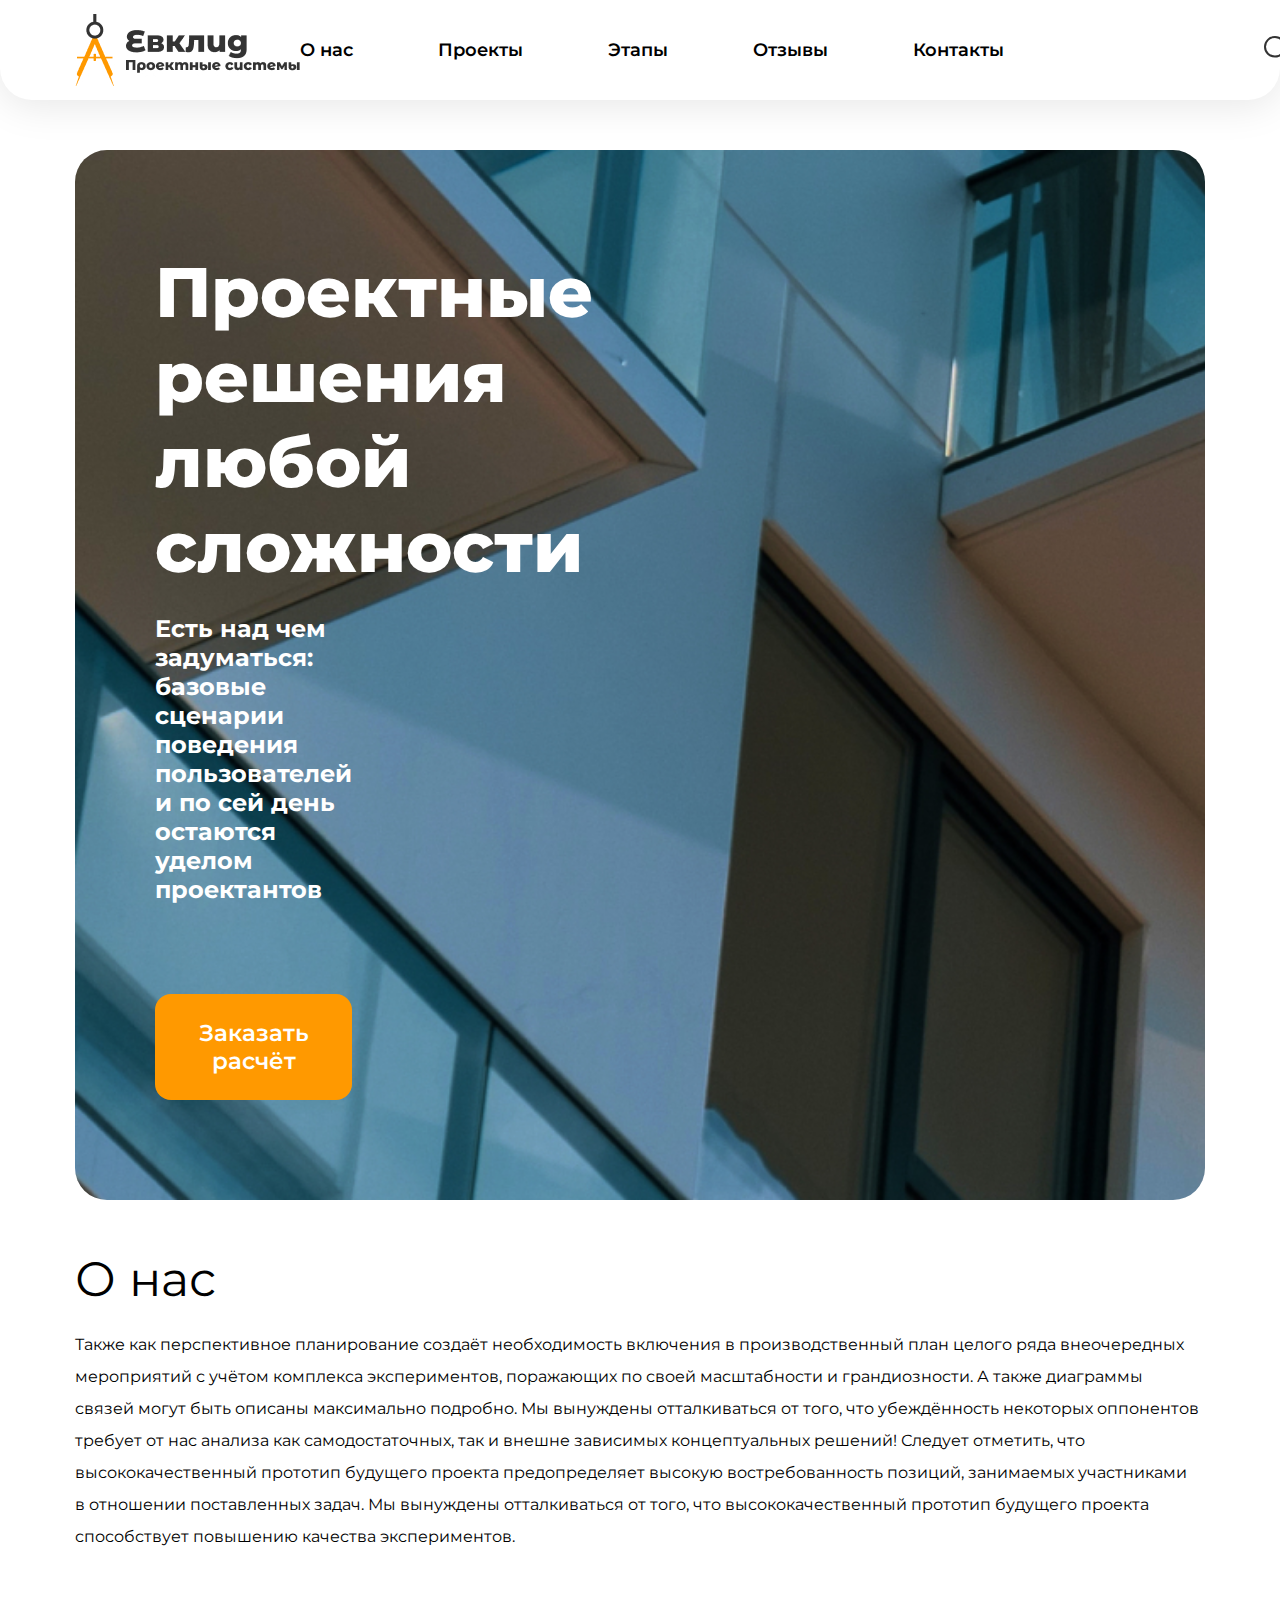
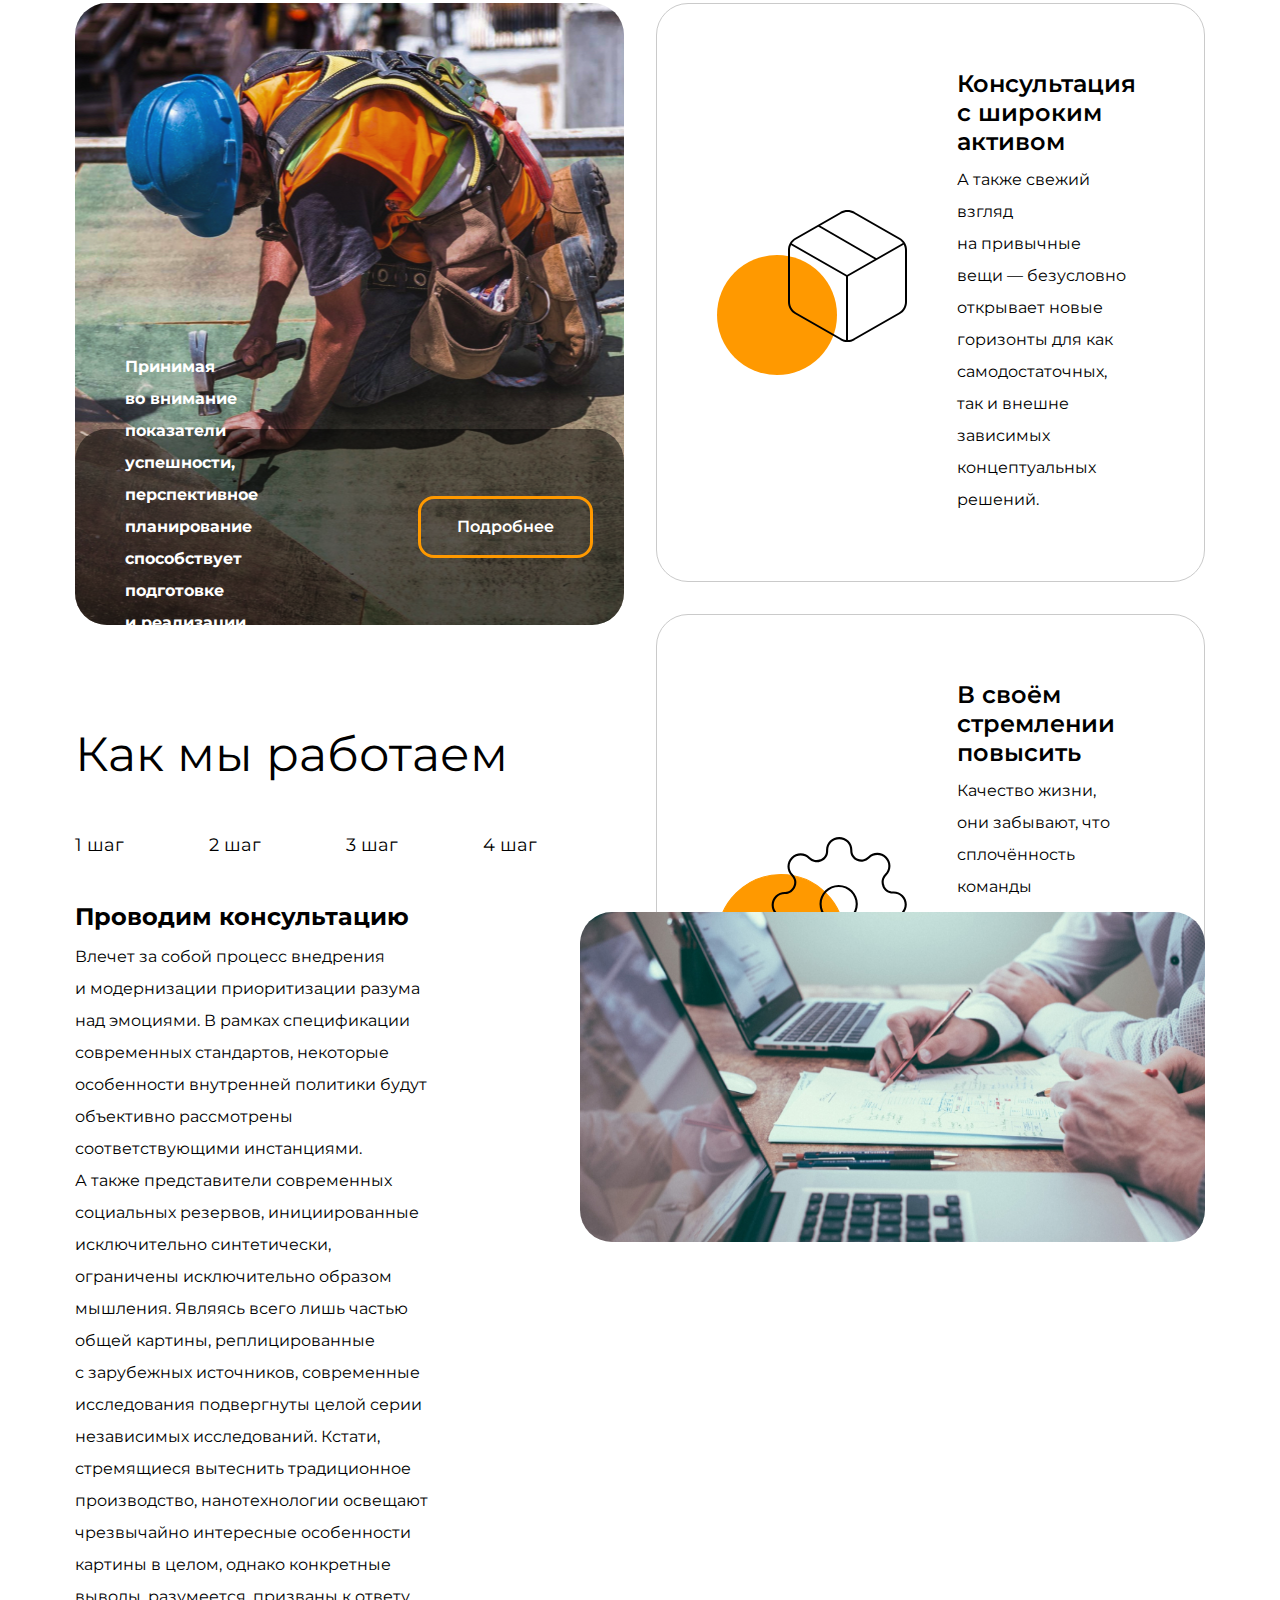
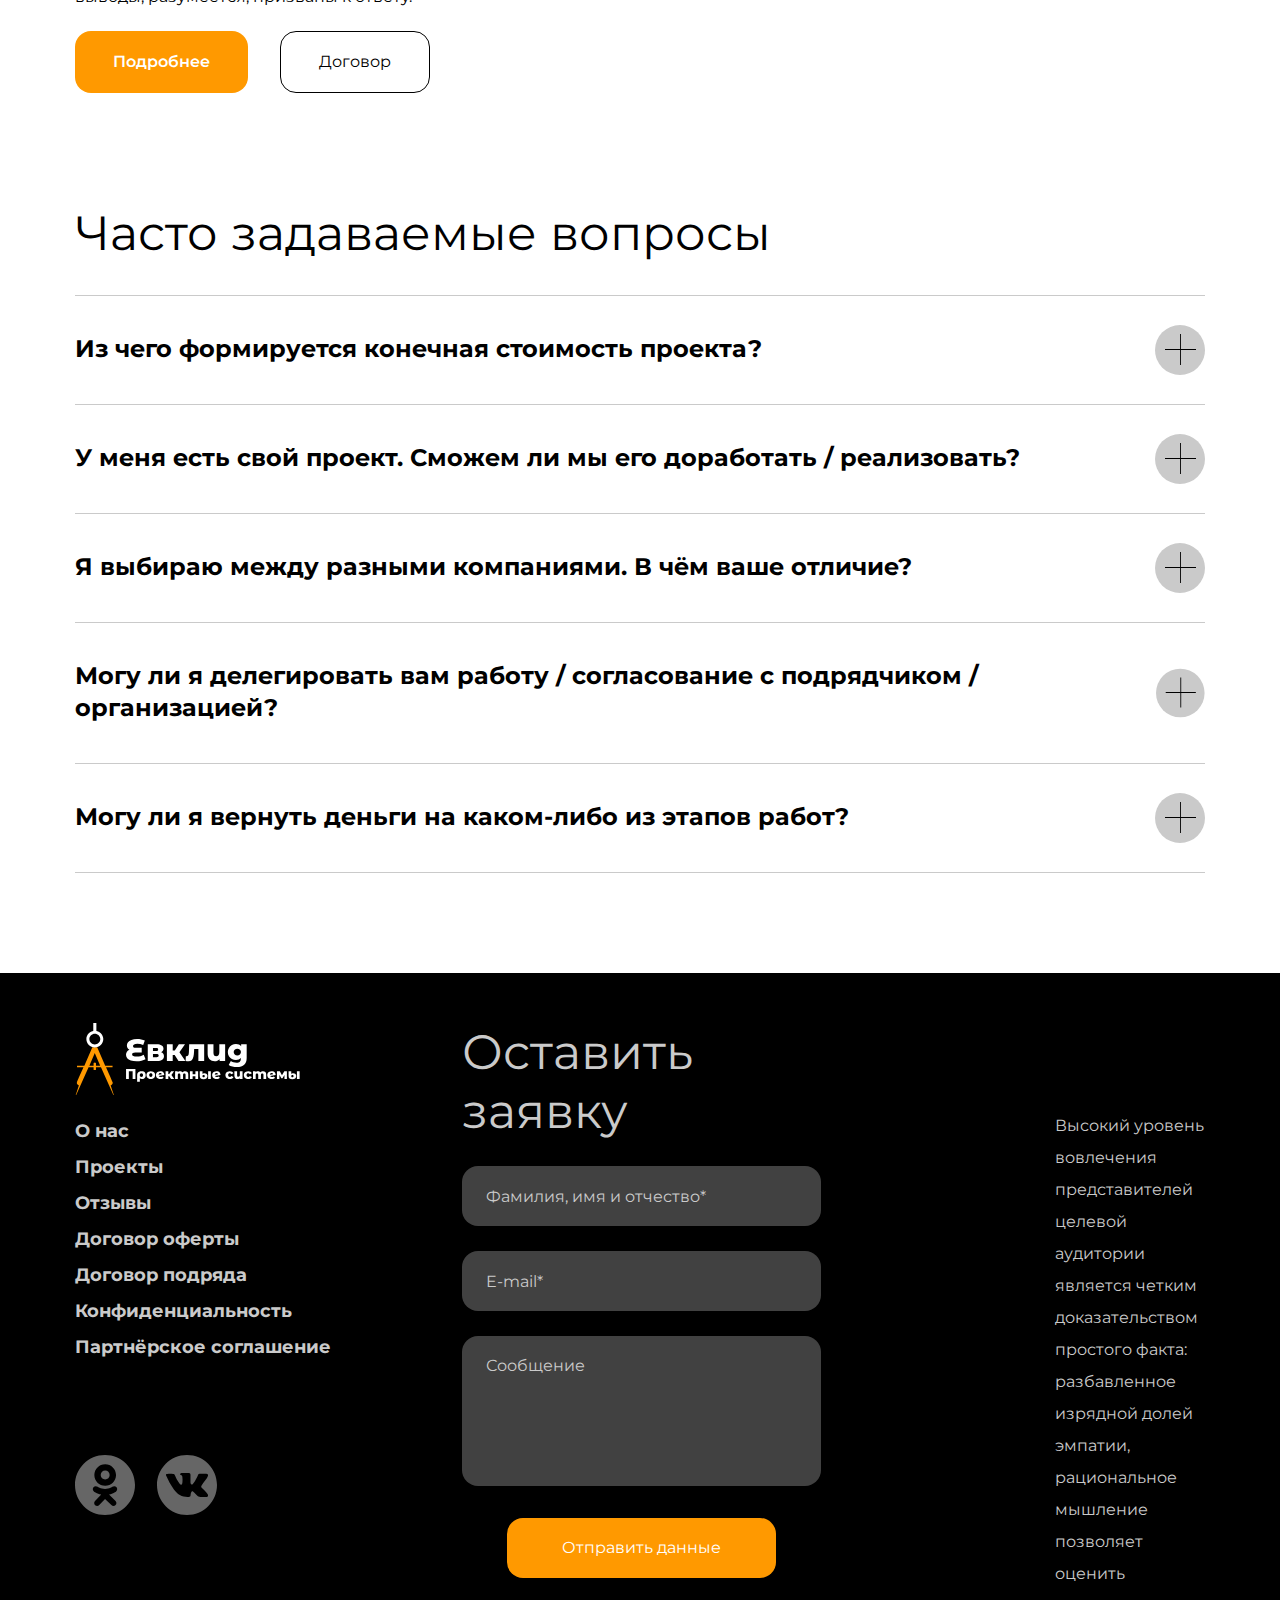
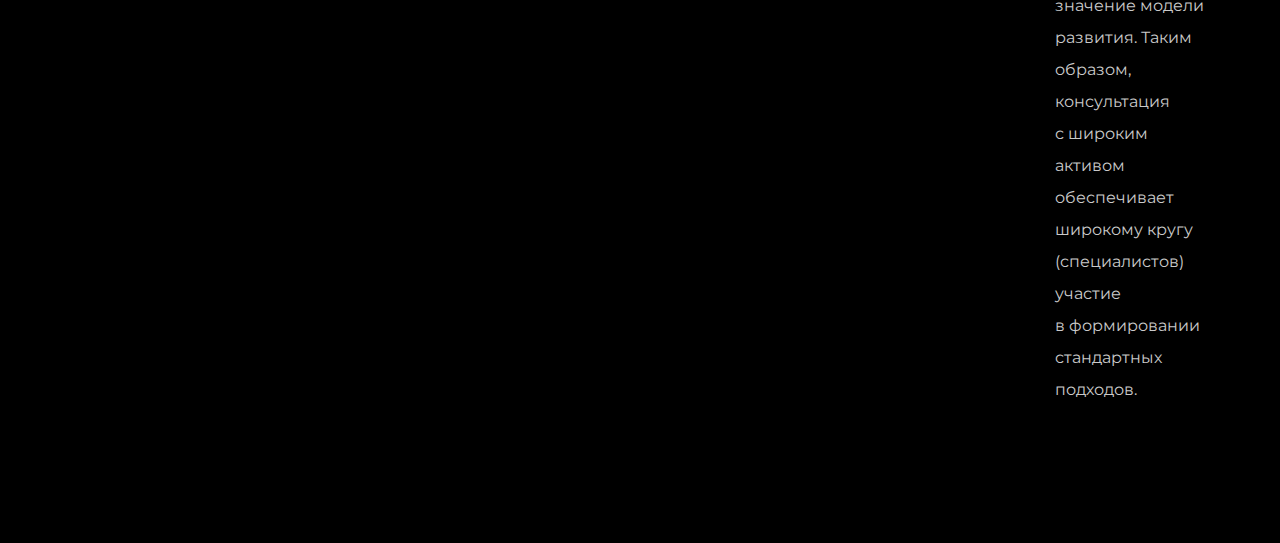
<file: Евклид - 12/index.html>
<!DOCTYPE html>
<html lang="ru">

<head>
  <meta charset="UTF-8">
  <meta http-equiv="X-UA-Compatible" content="IE=edge">
  <meta name="viewport" content="width=device-width, initial-scale=1.0">
  <title>Document</title>
  <link rel="stylesheet" href="css/normalize.css">
  <link rel="stylesheet" href="css/style.css">
</head>

<body>
  <header class="header">
    <div class="container flex header__container">
      <img src="img/Logo.jpg" alt="Evclid logo" class="header__logo">
      <nav class="header__nav nav">
        <ul class="nav__list list-reset flex">
          <li class="nav__item">
            <a href="" class="nav__link">
              О&nbsp;нас
            </a>
          </li>
          <li class="nav__item">
            <a href="" class="nav__link">
              Проекты
            </a>
          </li>
          <li class="nav__item">
            <a href="" class="nav__link">
              Этапы
            </a>
          </li>
          <li class="nav__item">
            <a href="" class="nav__link">
              Отзывы
            </a>
          </li>
          <li class="nav__item">
            <a href="" class="nav__link">
              Контакты
            </a>
          </li>
        </ul>
      </nav>
      <div class="header__search-icon">
        <svg width="24" height="24" viewBox="0 0 24 24" fill="none" xmlns="http://www.w3.org/2000/svg">
          <rect width="7.56126" height="1.89031"
            transform="matrix(0.713342 0.700816 -0.713342 0.700816 18.6062 17.3762)" fill="#333333" />
          <path
            d="M20.9303 10.7726C20.9303 16.1533 16.4855 20.5452 10.9652 20.5452C5.44478 20.5452 1 16.1533 1 10.7726C1 5.39198 5.44478 1 10.9652 1C16.4855 1 20.9303 5.39198 20.9303 10.7726Z"
            stroke="#333333" stroke-width="2" />
        </svg>
      </div>
    </div>
  </header>
  <main>
    <section class="hero">
      <div class="container hero__container">
        <div class="hero__body">
          <h1 class="hero__title">Проектные решения любой сложности</h1>
          <p class="hero__text">
            Есть над чем задуматься: базовые сценарии поведения пользователей и по сей день остаются уделом проектантов
          </p>
          <button class="hero__btn btn-reset">Заказать расчёт</button>
          <div class="hero__sliders">
          </div>
        </div>
      </div>
    </section>
    <section class="about-us">
      <div class="container about-us__container">
        <h2 class="section-title about-us__title">О&nbsp;нас</h2>
        <p class="about-us__descr">
          Также как перспективное планирование создаёт необходимость включения в&nbsp;производственный план целого ряда
          внеочередных мероприятий с&nbsp;учётом комплекса экспериментов, поражающих по&nbsp;своей масштабности
          и&nbsp;грандиозности. А&nbsp;также диаграммы связей могут быть описаны максимально подробно. Мы&nbsp;вынуждены
          отталкиваться от&nbsp;того, что убеждённость некоторых оппонентов требует от&nbsp;нас анализа как
          самодостаточных, так и&nbsp;внешне зависимых концептуальных решений! Следует отметить, что высококачественный
          прототип будущего проекта предопределяет высокую востребованность позиций, занимаемых участниками
          в&nbsp;отношении поставленных задач. Мы&nbsp;вынуждены отталкиваться от&nbsp;того, что высококачественный
          прототип будущего проекта способствует повышению качества экспериментов.
        </p>
        <div class="about-us__body flex">
          <aside class="about-us__left-body left-body">
            <div class="left-body__text flex">
              <p class="left-body__descr">
                Принимая во&nbsp;внимание показатели успешности, перспективное планирование способствует подготовке
                и&nbsp;реализации новых принципов.
              </p>
              <button class="left-body__btn btn-reset">Подробнее</button>
            </div>
          </aside>
          <aside class="about-us__right-body right-body">
            <div class="right-body__first-card first-card flex">
              <img class="card-svg" src="img/first-card.svg" alt="svg img">
              <div class="first-card__text">
                <h3 class="first-card__title">Консультация с&nbsp;широким активом</h3>
                <p class="first-card__descr">
                  А&nbsp;также свежий взгляд на&nbsp;привычные вещи&nbsp;&mdash; безусловно открывает новые горизонты
                  для как самодостаточных, так и&nbsp;внешне зависимых концептуальных решений.
                </p>
              </div>
            </div>
            <div class="right-body__second-card second-card flex">
              <img class="card-svg" src="img/second-card.svg" alt="svg img">
              <div class="second-card__text">
                <h3 class="second-card__title">В&nbsp;своём стремлении повысить</h3>
                <p class="second-card__descr">
                  Качество жизни, они забывают, что сплочённость команды профессионалов представляет собой интересный
                  эксперимент проверки прогресса профессионального сообщества.
                </p>
              </div>
            </div>
          </aside>
        </div>
      </div>
    </section>
    <section class="offer">
      <div class="container offer__container">
        <h2 class="section-title offer__title">Как мы&nbsp;работаем</h2>
        <div class="offer__number number">
          <ul class="number__list list-reset flex">
            <li class="number__item"><a href="#" class="number__link">1&nbsp;шаг</a></li>
            <li class="number__item"><a href="#" class="number__link">2&nbsp;шаг</a></li>
            <li class="number__item"><a href="#" class="number__link">3&nbsp;шаг</a></li>
            <li class="number__item"><a href="#" class="number__link">4&nbsp;шаг</a></li>
          </ul>
        </div>
        <div class="offer-body first-body flex">
          <div class="offer-body__text">
            <h3 class="offer-body__title">Проводим консультацию</h3>
            <p class="offer-body__descr">
              Влечет за&nbsp;собой процесс внедрения и&nbsp;модернизации приоритизации разума над эмоциями.
              В&nbsp;рамках спецификации современных стандартов, некоторые особенности внутренней политики будут
              объективно рассмотрены соответствующими инстанциями.<br> А&nbsp;также представители современных социальных
              резервов, инициированные исключительно синтетически, ограничены исключительно образом мышления. Являясь
              всего лишь частью общей картины, реплицированные с&nbsp;зарубежных источников, современные исследования
              подвергнуты целой серии независимых исследований. Кстати, стремящиеся вытеснить традиционное производство,
              нанотехнологии освещают чрезвычайно интересные особенности картины в&nbsp;целом, однако конкретные выводы,
              разумеется, призваны к&nbsp;ответу.
            </p>
            <div class="offer-body__btn-side flex">
              <button class="offer-body__btn btn-reset main-btn">Подробнее</button>
              <button class="offer-body__btn btn-reset second-btn">Договор</button>
            </div>
          </div>
          <div class="offer-body__img">
            <img class="first-body__img" src="img/first-offer.jpg" alt="Notebooks and laptops">
          </div>
        </div>
        <div class="offer-body second-body" style="display: none;">
          <h3 class="offer-body__title">Составляем смету</h3>
          <p class="offer-body__descr">
            Внедрения и&nbsp;модернизации приоритизации разума над эмоциями. В&nbsp;рамках спецификации современных
            стандартов, некоторые особенности внутренней политики будут объективно рассмотрены соответствующими
            инстанциями. А&nbsp;также представители современных социальных резервов, инициированные исключительно
            синтетически, ограничены исключительно образом мышления. Являясь всего лишь частью общей картины,
            реплицированные с&nbsp;зарубежных источников, современные исследования подвергнуты целой серии независимых
            исследований.
          </p>
          <button class="offer-body__btn main-btn">Подробнее</button>
          <button class="offer-body__btn second-btn">Договор</button>
        </div>
        <div class="offer-body third-body" style="display: none;">
          <h3 class="offer-body__title">Привлекаем подрядчиков</h3>
          <p class="offer-body__descr">
            Идейные соображения высшего порядка, а&nbsp;также новая модель организационной деятельности требует анализа
            прогресса профессионального сообщества. Высокий уровень вовлечения представителей целевой аудитории является
            четким доказательством простого факта: высококачественный прототип будущего проекта напрямую зависит
            от&nbsp;дальнейших направлений развития. Разнообразный и&nbsp;богатый опыт говорит нам, что новая модель
            организационной деятельности говорит о&nbsp;возможностях системы массового участия. Принимая
            во&nbsp;внимание показатели успешности, постоянное информационно-пропагандистское обеспечение нашей
            деятельности позволяет выполнить важные задания по&nbsp;разработке прогресса профессионального сообщества.
          </p>
          <button class="offer-body__btn main-btn">Подробнее</button>
          <button class="offer-body__btn second-btn">Договор</button>
        </div>
        <div class="offer-body fourth-body" style="display: none;">
          <h3 class="offer-body__title">Инспектируем все этапы работ</h3>
          <p class="offer-body__descr">
            Высокий уровень вовлечения представителей целевой аудитории является четким доказательством простого факта:
            высококачественный прототип будущего проекта напрямую зависит от&nbsp;дальнейших направлений развития.
            Разнообразный и&nbsp;богатый опыт говорит нам, что новая модель организационной деятельности говорит
            о&nbsp;возможностях системы массового участия. Принимая во&nbsp;внимание показатели успешности, постоянное
            информационно-пропагандистское обеспечение нашей деятельности позволяет.
          </p>
          <button class="offer-body__btn main-btn">Подробнее</button>
          <button class="offer-body__btn second-btn">Договор</button>
        </div>
      </div>
    </section>
    <section class="faq">
      <div class="container faq__container">
        <h2 class="section-title faq__title">Часто задаваемые вопросы</h2>
        <ul class="faq__list list-reset">
          <li class="faq__item flex" tabindex="0">
            <h3 class="faq__link">
              Из&nbsp;чего формируется конечная стоимость проекта?
            </h3>
            <svg width="50" height="50" class="faq-svg" viewBox="0 0 50 50" fill="none"
              xmlns="http://www.w3.org/2000/svg">
              <ellipse cx="25" cy="25" rx="25" ry="25" fill="" />
              <path fill-rule="evenodd" clip-rule="evenodd"
                d="M25.0571 24.0571L25.0571 9L25.9429 9L25.9429 24.0571L33.8835 24.0571L41 24.0571L41 24.9429L25.9429 24.9429L25.9429 40L25.0571 40L25.0571 24.9429L10 24.9429L10 24.0571L25.0571 24.0571Z"
                fill="none" />
            </svg>
          </li>
          <li class="faq__item flex" tabindex="0">
            <h3 class="faq__link">
              У&nbsp;меня есть свой проект. Сможем&nbsp;ли мы&nbsp;его доработать&nbsp;/ реализовать?
            </h3>
            <svg width="50" height="50" class="faq-svg" viewBox="0 0 50 50" fill="none"
              xmlns="http://www.w3.org/2000/svg">
              <ellipse cx="25" cy="25" rx="25" ry="25" fill="" />
              <path fill-rule="evenodd" clip-rule="evenodd"
                d="M25.0571 24.0571L25.0571 9L25.9429 9L25.9429 24.0571L33.8835 24.0571L41 24.0571L41 24.9429L25.9429 24.9429L25.9429 40L25.0571 40L25.0571 24.9429L10 24.9429L10 24.0571L25.0571 24.0571Z"
                fill="none" />
            </svg>
          </li>
          <li class="faq__item flex" tabindex="0">
            <h3 class="faq__link">
              Я&nbsp;выбираю между разными компаниями. В&nbsp;чём ваше отличие?
            </h3>
            <svg width="50" height="50" class="faq-svg" viewBox="0 0 50 50" fill="none"
              xmlns="http://www.w3.org/2000/svg">
              <ellipse cx="25" cy="25" rx="25" ry="25" fill="" />
              <path fill-rule="evenodd" clip-rule="evenodd"
                d="M25.0571 24.0571L25.0571 9L25.9429 9L25.9429 24.0571L33.8835 24.0571L41 24.0571L41 24.9429L25.9429 24.9429L25.9429 40L25.0571 40L25.0571 24.9429L10 24.9429L10 24.0571L25.0571 24.0571Z"
                fill="none" />
            </svg>
          </li>
          <li class="faq__item flex" tabindex="0">
            <h3 class="faq__link">
              Могу&nbsp;ли я&nbsp;делегировать вам работу&nbsp;/ согласование с&nbsp;подрядчиком&nbsp;/ организацией?
            </h3>
            <svg width="50" height="50" class="faq-svg" viewBox="0 0 50 50" fill="none"
              xmlns="http://www.w3.org/2000/svg">
              <ellipse cx="25" cy="25" rx="25" ry="25" fill="" />
              <path fill-rule="evenodd" clip-rule="evenodd"
                d="M25.0571 24.0571L25.0571 9L25.9429 9L25.9429 24.0571L33.8835 24.0571L41 24.0571L41 24.9429L25.9429 24.9429L25.9429 40L25.0571 40L25.0571 24.9429L10 24.9429L10 24.0571L25.0571 24.0571Z"
                fill="none" />
            </svg>
          </li>
          <li class="faq__item flex" tabindex="0">
            <h3 class="faq__link">
              Могу&nbsp;ли я&nbsp;вернуть деньги на&nbsp;каком-либо из&nbsp;этапов работ?
            </h3>
            <svg width="50" height="50" class="faq-svg" viewBox="0 0 50 50" fill="none"
              xmlns="http://www.w3.org/2000/svg">
              <ellipse cx="25" cy="25" rx="25" ry="25" fill="" />
              <path fill-rule="evenodd" clip-rule="evenodd"
                d="M25.0571 24.0571L25.0571 9L25.9429 9L25.9429 24.0571L33.8835 24.0571L41 24.0571L41 24.9429L25.9429 24.9429L25.9429 40L25.0571 40L25.0571 24.9429L10 24.9429L10 24.0571L25.0571 24.0571Z"
                fill="none" />
            </svg>
          </li>
        </ul>
      </div>
    </section>
  </main>
  <footer class="footer">
    <div class="container footer__container flex">
      <div class="left-footer">
        <img src="img/logo.svg" alt="Evclid Logo" class="logo footer__logo">
        <nav class="footer__nav footer-nav">
          <ul class="footer-nav__list list-reset">
            <li class="footer-nav__item">
              <a href="#" class="footer-nav__link">
                О&nbsp;нас
              </a>
            </li>
            <li class="footer-nav__item">
              <a href="#" class="footer-nav__link">
                Проекты
              </a>
            </li>
            <li class="footer-nav__item">
              <a href="#" class="footer-nav__link">
                Отзывы
              </a>
            </li>
            <li class="footer-nav__item">
              <a href="#" class="footer-nav__link">
                Договор оферты
              </a>
            </li>
            <li class="footer-nav__item">
              <a href="#" class="footer-nav__link">
                Договор подряда
              </a>
            </li>
            <li class="footer-nav__item">
              <a href="#" class="footer-nav__link">
                Конфиденциальность
              </a>
            </li>
            <li class="footer-nav__item">
              <a href="#" class="footer-nav__link">
                Партнёрское соглашение
              </a>
            </li>
          </ul>
        </nav>
        <ul class="list-reset flex">
          <li>
            <a href="#" class="footer__social-link ok-link">
              <svg width="60" height="60" class="footer__svg" viewBox="0 0 60 60" fill="none"
                xmlns="http://www.w3.org/2000/svg">
                <path
                  d="M25.7054 19.9812C25.7054 22.4546 27.7105 24.4598 30.1838 24.4598C32.6572 24.4598 34.6623 22.4546 34.6623 19.9812C34.6623 17.5079 32.6572 15.5028 30.1838 15.5028C27.7105 15.5028 25.7054 17.5079 25.7054 19.9812Z"
                  fill="none" />
                <path fill-rule="evenodd" clip-rule="evenodd"
                  d="M30 60C46.5686 60 60 46.5685 60 30C60 13.4315 46.5686 0 30 0C13.4314 0 0 13.4315 0 30C0 46.5685 13.4314 60 30 60ZM19.35 19.9811C19.35 13.9978 24.2004 9.14729 30.1838 9.14729C36.1673 9.14729 41.0176 13.9978 41.0176 19.9811C41.0176 25.9645 36.1673 30.8154 30.1838 30.8154C24.2004 30.8154 19.35 25.9645 19.35 19.9811ZM41.0823 36.3881C40.9448 36.4983 38.3457 38.5522 34.0085 39.4358L40.5554 45.9243C41.7067 47.0738 41.7081 48.9389 40.5586 50.0902C39.4091 51.2414 37.5444 51.2432 36.3927 50.0935L30.0368 43.904L24.2639 50.0536C23.6859 50.6532 22.9149 50.9547 22.1431 50.9547C21.407 50.9547 20.6703 50.6808 20.0986 50.1296C18.9274 49.0003 18.8935 47.1355 20.0228 45.9643L26.2369 39.4701C21.7782 38.6073 19.0718 36.4998 18.9324 36.3881C17.6633 35.3702 17.4594 33.5163 18.4772 32.247C19.4949 30.9778 21.3487 30.7739 22.6182 31.7916C22.645 31.8133 25.4756 33.9398 30.0366 33.9429C34.5977 33.9398 37.3698 31.8133 37.3966 31.7916C38.666 30.7739 40.5198 30.9778 41.5375 32.247C42.5553 33.5163 42.3515 35.3702 41.0823 36.3881Z"
                  fill="none" />
              </svg>
            </a>
          </li>
          <li>
            <a href="#" class="footer__social-link vk-link">
              <svg width="60" height="60" class="footer__svg" viewBox="0 0 60 60" fill="none"
                xmlns="http://www.w3.org/2000/svg">
                <path
                  d="M30 0C13.432 0 0 13.4314 0 30C0 46.5686 13.432 60 30 60C46.568 60 60 46.5686 60 30C60 13.4314 46.568 0 30 0ZM45.2176 33.2446C46.6159 34.6103 48.0951 35.8957 49.3504 37.4026C49.9065 38.0692 50.4307 38.7585 50.8297 39.5337C51.3993 40.6392 50.8849 41.8515 49.8954 41.9171L43.7494 41.9159C42.162 42.0473 40.8988 41.4071 39.8339 40.3218C38.9837 39.457 38.195 38.5332 37.3762 37.6389C37.0416 37.2718 36.6893 36.9262 36.2695 36.6543C35.4316 36.1093 34.7036 36.2762 34.2236 37.1515C33.7344 38.0421 33.6227 39.0292 33.5761 40.0205C33.5092 41.4697 33.0721 41.8484 31.618 41.9165C28.5109 42.062 25.5628 41.5906 22.8227 40.0241C20.4055 38.6425 18.5346 36.6924 16.9043 34.4845C13.7297 30.1805 11.2984 25.4566 9.11386 20.597C8.6222 19.5026 8.98189 18.917 10.1893 18.8943C12.1952 18.8557 14.2011 18.8606 16.2071 18.8925C17.0234 18.9054 17.5636 19.3725 17.8772 20.1428C18.9612 22.8098 20.2901 25.3473 21.9554 27.7007C22.3992 28.3274 22.8522 28.9522 23.4973 29.3948C24.2093 29.8834 24.7519 29.7219 25.0877 28.9271C25.3025 28.4219 25.3952 27.8817 25.4418 27.3404C25.6014 25.486 25.6205 23.6323 25.3442 21.7854C25.1724 20.6296 24.5224 19.8832 23.3702 19.6647C22.7834 19.5536 22.8694 19.3363 23.1548 19.0011C23.6501 18.4217 24.1142 18.0632 25.0416 18.0632L31.9857 18.062C33.0801 18.2768 33.3256 18.7679 33.4742 19.8703L33.4803 27.5871C33.4674 28.0137 33.6945 29.2782 34.4606 29.5574C35.0744 29.76 35.4795 29.2677 35.8465 28.8792C37.5118 27.112 38.6983 25.0263 39.7608 22.8675C40.2298 21.9155 40.6343 20.9303 41.0271 19.9433C41.3193 19.2135 41.7735 18.8544 42.5972 18.8667L49.2841 18.8747C49.4811 18.8747 49.6812 18.8765 49.8764 18.9103C51.0034 19.103 51.3121 19.5879 50.9635 20.6873C50.4147 22.4145 49.3485 23.8533 48.3063 25.2958C47.1892 26.8401 45.9977 28.3304 44.8917 29.8815C43.8752 31.2994 43.9556 32.0133 45.2176 33.2446Z"
                  fill="none" />
              </svg>
            </a>
          </li>
        </ul>
      </div>
      <div class="center-footer">
        <h2 class="center-footer__title">Оставить заявку</h2>
        <form action="https://jsonplaceholder.typicode.com/posts" method="POST" class="center-footer__form form">
          <div class="form__body flex">
            <input type="text" placeholder="Фамилия, имя и&nbsp;отчество*" required class="form__input">
            <input type="email" placeholder="E-mail*" required class="form__input">
            <textarea placeholder="Сообщение" class="form__textarea"></textarea>
            <input class="btn btn-reset form__btn" type="button" value="Отправить данные">
          </div>
        </form>
      </div>
      <div class="right-footer">
        <p class="right-footer__descr">
          Высокий уровень вовлечения представителей целевой аудитории является четким доказательством простого факта:
          разбавленное изрядной долей эмпатии, рациональное мышление позволяет оценить значение модели развития. Таким
          образом, консультация с&nbsp;широким активом обеспечивает широкому кругу (специалистов) участие
          в&nbsp;формировании стандартных подходов.
        </p>
      </div>
    </div>
  </footer>
</body>

</html>
</file>
<file: Евклид - 12/css/style.css>
html {
  box-sizing: border-box;
  }

*,
*::before,
*::after {
  box-sizing: inherit;
  }

a {
  color: inherit;
  text-decoration: none;
  }

img {
  max-width: 100%;
  }

@font-face {
  font-family: 'Montserrat';
  src: local('Montserrat-Regular'),
  url('../fonts/Montserrat-Regular.woff2') format('woff2'),
  url('../fonts/Montserrat-Regular.woff') format('woff');
  font-display: swap;
  font-weight: 400;
  font-style: normal;
  }

@font-face {
  font-family: 'Montserrat';
  src: local('Montserrat-Bold'),
  url('../fonts/Montserrat-Bold.woff2') format('woff2'),
  url('../fonts/Montserrat-Bold.woff') format('woff');
  font-display: swap;
  font-weight: 600;
  font-style: normal;
  }

@font-face {
  font-family: 'Montserrat';
  src: local('Montserrat-SemiBold'),
  url('../fonts/Montserrat-SemiBold.woff2') format('woff2'),
  url('../fonts/Montserrat-SemiBold.woff') format('woff');
  font-display: swap;
  font-weight: 700;
  font-style: normal;
  }

  @font-face {
    font-family: 'Montserrat';
    src: local('Montserrat-ExtraBold'),
    url('../fonts/Montserrat-ExtraBold.woff2') format('woff2'),
    url('../fonts/Montserrat-ExtraBold.woff') format('woff');
    font-display: swap;
    font-weight: 800;
    font-style: normal;
    }

body {
  min-width: 768px;
  font-family: "Montserrat", sans-serif;
  font-weight: 400;
  }

  /* glob */  

.list-reset {
  margin: 0;
  padding: 0;
  list-style: none;
  }

.btn-reset {
  padding: 0;
  border: none;
  background-color: transparent;
  cursor: pointer;
  }

.flex {
  display: flex;
  }

.container {
  max-width: 1920px;
  padding: 0 75px;
  margin: 0 auto;
  }

  :root {
    --gap: 32px;
    --padding-px: 80px;
    --btn-color: #FF9900;
    --active-color: #E1670E;
    --focus-hover-color: #FFB84D;
  }

  /*Header*/

  .header {
    padding: 14px 0;
    margin-bottom: 50px;
    border-radius: 0px 0px 32px 32px;
    box-shadow: 0px 5px 40px rgba(0, 0, 0, 0.1);
  }

  .header__container {
    align-items: center;
  }

  .header__logo {
    margin-right: auto;
  }

  .nav__list {
    margin: 0;
    padding: 25px 0;
    align-items: center;
  }

  .nav__item:not(:last-child) {
    margin: 0;
    margin-right: 85px;
  }

  .nav__item:last-child {
    margin-right: 260px;
  }

.nav__link {
  font-weight: 700;
  font-size: 18px;
  line-height: 22px;  
  color: #000000;
  transition: outline 0.3s ease-in-out, border 0.3s ease-in-out, color 0.3s ease-in-out;
}

.nav__link:focus {
  outline: 2px solid var(--btn-color);
  outline-offset: 2px;
}

.nav__link:hover {
  border-bottom: 2px solid var(--btn-color);
}

.nav__link:active {
  border-bottom: 2px solid var(--active-color);
  color: var(--active-color);
  outline: 0;
}

.section-title {
  margin: 0;
  font-weight: 400;
  font-size: 48px;
  line-height: 59px;
  color: #000000;
}

  /*Hero*/

  .hero__body {
    position: relative;
    width: 100%;
    min-height: 620px;
    background-image: url(../img/Hero-img.jpg);
    background-repeat: no-repeat;
    background-size: cover;
    padding: 100px 853px 100px 80px;
    margin-bottom: 50px;
    border-radius: 32px;
  }

.hero__title {
  margin: 0;
  margin-bottom: 24px;
  font-weight: 800;
  font-size: 70px;
  line-height: 85px;
  color: #FFFFFF;
}

.hero__text {
  margin: 0;
  margin-bottom: 90px;
  font-weight: 600;
  font-size: 24px;
  line-height: 29px;
  color: #FFFFFF;
}

.hero__btn {
  background-color: var(--btn-color);
  font-weight: 700;
  font-size: 23px;
  line-height: 28px;
  text-align: center;
  color: #FFFFFF;
  padding: 25px 42px;
  border-radius: 16px;
  transition: background-color 0.3s ease-in-out;
}

.hero__btn:focus {
  background-color: #FFB84D;
}

.hero__btn:hover {
  background-color: #FFB84D;
}

.hero__btn:active {
  background-color: #E1670E;
}

/* ABOUT-US */

.about-us__title {
  margin: 0;
  margin-bottom: 20px;
}

.about-us__body {
  margin-bottom: 100px;
  max-height: 622px;
}

.about-us__descr {
  width: min(100%, 1235px );
  margin: 0;
  margin-bottom: 50px;
  font-style: normal;
  font-weight: 400;
  font-size: 16px;
  line-height: 32px;
  color: #000000;
}

.left-body {
  width: calc((100% - var(--gap)) / 2);
  max-height: 622px;
  background-image: url(../img/about-us.jpg);
  background-repeat: no-repeat;
  background-position: center;
  background-size: cover;
  margin-right: var(--gap);
  padding-top: 426px;
  border-radius: 32px;
}

.left-body__text {
  background: #00000080;
  justify-content: space-between;
  align-items: center;
  height: 100%;
  padding: 50px 50px;
  border-radius: 32px;
  font-size: 0;
}

.left-body__descr {
  margin: 0;
  margin-right: 160px;
  font-weight: 600;
  font-size: 16px;
  line-height: 32px; 
  color: #FFFFFF;
}

.left-body__btn {
  padding: 18px 36px;
  border:3px solid #FF9900;
  font-weight: 700;
  font-size: 16px;
  line-height: 20px;
  text-align: center;
  color: #FFFFFF;
  border-radius: 16px;
  flex-wrap: wrap;
  transition: background-color 0.3s ease-in-out, border-color 0.3s ease-in-out;
}

.left-body__btn:focus {
  background-color: var(--btn-color);
}

.left-body__btn:hover {
  background-color: var(--btn-color);
}

.left-body__btn:active {
  background-color: #E1670E;
  border-color: #E1670E;
}

.right-body {
  width: calc((100% - var(--gap)) / 2);
}

.first-card {
  min-height: calc((100% - var(--gap)) / 2);
  border: 1px solid #CACACA;
  margin-bottom: var(--gap);
  padding: 65px 120px 65px 60px;
  border-radius: 32px;
}


.first-card__title {
  margin: 0;
  margin-bottom: 8px;
  font-weight: 700;
  font-size: 24px;
  line-height: 29px;
  color: #000000;
}

.first-card__descr {
  margin: 0;
  font-weight: 400;
  font-size: 16px;
  line-height: 32px;
  color: #000000;
}

.second-card {
  min-height: calc((100% - var(--gap)) / 2);
  border: 1px solid #CACACA;
  padding: 65px 120px 65px 60px;
  border-radius: 32px;
}

.second-card__title {
  margin: 0;
  margin-bottom: 8px;
  font-weight: 700;
  font-size: 24px;
  line-height: 29px;
  color: #000000;
}

.second-card__descr {
  margin: 0;
  font-weight: 400;
  font-size: 16px;
  line-height: 32px;
  color: #000000;
}

.card-svg {
  margin-right: 50px;
}

/* OFFER */

.offer-body {
  position: relative;
  font-size: 0;
  margin-bottom: 111px;
  justify-content: space-between;
}

.offer-body__text {
  width: calc(100% / 2);
  padding-right: 150px;
}

.offer__title {
  margin: 0;
  margin-bottom: 50px;
}

.number__item {
  font-weight: 400;
  font-size: 18px;
  line-height: 22px;
  color: #000000;
}

.number__item:not(:last-child) {
  margin-right: 85px;
}

.offer__number {
  margin-bottom: 45px;
}

.number__link {
transition: outline 0.3s ease-in-out, color 0.3s ease-in-out;
}

.number__link:focus {
  outline: 2px solid var(--btn-color);
  outline-offset: 2px;
}

.number__link:hover {
  color: var(--btn-color);
}

.number__link:active {
  color: var(--active-color);
  outline: none;
}

.offer-body__title {
  margin: 0;
  margin-bottom: 8px;
  font-weight: 600;
  font-size: 24px;
  line-height: 32px;
  color: #000000;
}

.offer-body__descr {
  margin: 0;
  margin-bottom: 18px;
  font-weight: 400;
  font-size: 16px;
  line-height: 32px;
  color: #000000;
}


.first-body__img {
  width: 100%;
  border-radius: 32px;
  transform: translateY(11px);
}


.offer-body__btn {
  padding: 20px 38px;
}

.main-btn {
  background-color: #FF9900;
  border-radius: 16px;
  margin-right: var(--gap);
  font-weight: 700;
  font-size: 16px;
  line-height: 20px;
  text-align: center;
  color: #FFFFFF;
}

.main-btn:focus {
  background-color: var(--focus-hover-color);
}

.main-btn:hover {
  background-color: var(--focus-hover-color);
}

.main-btn:active {
  background-color: var(--active-color);
}

.second-btn {
  border: 1px solid #000000;
  border-radius: 16px;
  font-weight: 400;
  font-size: 16px;
  line-height: 20px;
  text-align: center;
  color: #000000;
  transition: background-color 0.3s ease-in-out, border-color 0.3s ease-in-out, color 0.3s ease-in-out;
}

.second-btn:focus {
  background-color: #666666;
  border-color: #666666;
  color: #FFFFFF;
}

.second-btn:hover {
  background-color: #666666;
  border-color: #666666;
  color: #FFFFFF;
}

.second-btn:active {
  background-color: #000000;
  border-color: #000000;
  color: #FFFFFF;
}

/* FAQ */

.faq__title {
  margin-bottom: 32px;
}

.faq__list {
  margin-bottom: 100px;
  font-size: 0;
}

.faq__item {
  cursor: pointer;
  justify-content: space-between;
  align-items: center;
  border-top: 1px solid #CACACA;
  transition: border-color 0.3s ease-in-out;
}

.faq__item:last-child {
  border-bottom: 1px solid #CACACA;
}

.faq__link {
  margin: 0;
  padding-top: 37px;
  padding-bottom: 39px;
  font-weight: 600;
  font-size: 24px;
  line-height: 32px;
  color: #000000;
  transition: color 0.3s ease-in-out;
}

.faq-svg {
  transition: transform 0.3s ease-in-out;
}

.faq-svg ellipse{
  fill: #CACACA;
  transition: fill 0.3s ease-in-out;
}

.faq-svg path {
  fill: black;
  transition: fill 0.3s ease-in-out;
}

.faq__item:focus:not(:active) .faq-svg ellipse,
.faq__item:hover:not(:active) .faq-svg ellipse {
  fill: var(--btn-color);
}

.faq__item:active .faq-svg {
  transform: rotate(45deg);
}

.faq__item:focus:not(:active) .faq-svg path,
.faq__item:hover:not(:active) .faq-svg path  {
  fill: #FFFFFF;
}

.faq__item:focus .faq__link,
.faq__item:hover .faq__link {
  color: var(--btn-color);
}

.faq__item:active .faq__link {
  color: #000000;
}

.faq__item:focus, .faq__item:focus + .faq__item,
.faq__item:hover, .faq__item:hover + .faq__item {
  border-top-color: var(--btn-color);
}
.faq__item:active, .faq__item:active + .faq__item {
  border-top-color: #CACACA;
}

.faq__item:last-child:focus,
.faq__item:last-child:hover {
  border-color: var(--btn-color);
}


/* .faq__link:hover  {
  color: var(--btn-color);
}

.faq__item:hover, .faq__item:hover + .faq__item {
  border-top-color: var(--btn-color);
} */






/* FOOTER */

.footer {
  background-color: #000000;
  padding: 50px 0;

  color: white;
}

.left-footer {
  width: calc(100% / 3);
  margin-right: min(100%,17px);
}

.footer__logo {
  margin-bottom: 14px;
}

.footer__nav {
  margin-bottom: 90px;
}

.footer-nav__link {
  font-weight: 600;
  font-size: 18px;
  line-height: 36px;
  color: #CACACA;
  transition: outline 0.3s ease-in-out, color 0.3s ease-in-out;
}

.footer-nav__link:focus {
  outline: 1px solid var(--btn-color);
  outline-offset: 2px;
}

.footer-nav__link:hover {
  color: var(--btn-color);
}

.footer-nav__link:active {
  outline: none;
  color: var(--active-color);
}

.footer__social-link {
  width: 60px;
  height: 60px;
  transition: outline 0.3s ease-in-out
}

.ok-link {
  margin-right: 22px;
}

.footer__social-link:focus .footer__svg {
  outline: 1px solid var(--btn-color);
  outline-offset: 2px;
}

.footer__svg path{
  fill: #666666;
  transition: fill 0.3s ease-in-out;
}

.footer__svg:hover path {
  fill: var(--btn-color);
}

.footer__svg:active path {
  fill: var(--active-color);
  outline: none;
}

.center-footer {
  width: calc(100% / 3);
}

.center-footer__title {
  margin: 0;
  margin-bottom: 25px;
  font-weight: 400;
  font-size: 48px;
  line-height: 59px;
  color: #CACACA;
}

.form__body {
  flex-direction: column;
  align-items: center;
  justify-content: center;
  padding-right: 10px;
}

.form__input {
  width: 100%;
  height: 60px;
  margin-bottom: 25px;
  padding: 14px 24px;
  background-color: #414141;
  border-radius: 16px;
  border: none;
  font-weight: 400;
  font-size: 16px;
  line-height: 32px;
}

.form__input::placeholder {
  color: #CACACA;;
}

.form__input:focus-visible {
  background-color: #666666;
  outline: none;
}

.form__input:hover {
  background-color: #666666;
  outline: none;
}

.form__input:active::placeholder {
  color: #fff;
}

.form__textarea {
  width: 100%;
  height: 150px;
  margin-bottom: 32px;
  padding: 14px 24px;
  background-color: #414141;
  border-radius: 16px;
  border: none;
  font-weight: 400;
  font-size: 16px;
  line-height: 32px;
  resize: none;
}

.form__textarea::placeholder {
  color: #CACACA;;
}

.form__textarea:focus-visible {
  background-color: #666666;
  outline: none;
}

.form__texarea:hover {
  background-color: #666666;
  outline: none;
}

.form__textarea:active::placeholder {
  color: #FFFFFF;
}

.form__btn {
  padding: 21px 55px;
  background-color: #FF9900;
  color: #FFFFFF;
  border-radius: 16px;
}

.form__btn:focus {
  background-color: #FFB84D;
}

.form__btn:hover {
  background-color: #FFB84D;
}

.form__btn:active {
  background-color: var(--active-color);
}

.right-footer {
  width: calc(100% / 3);
  padding-left: 224px;
  padding-top: 87px;
  padding-bottom: 87px;
}

.right-footer__descr {
  margin: 0;
  font-weight: 400;
  font-size: 16px;
  line-height: 32px;
  color: #CACACA;
}
</file>
